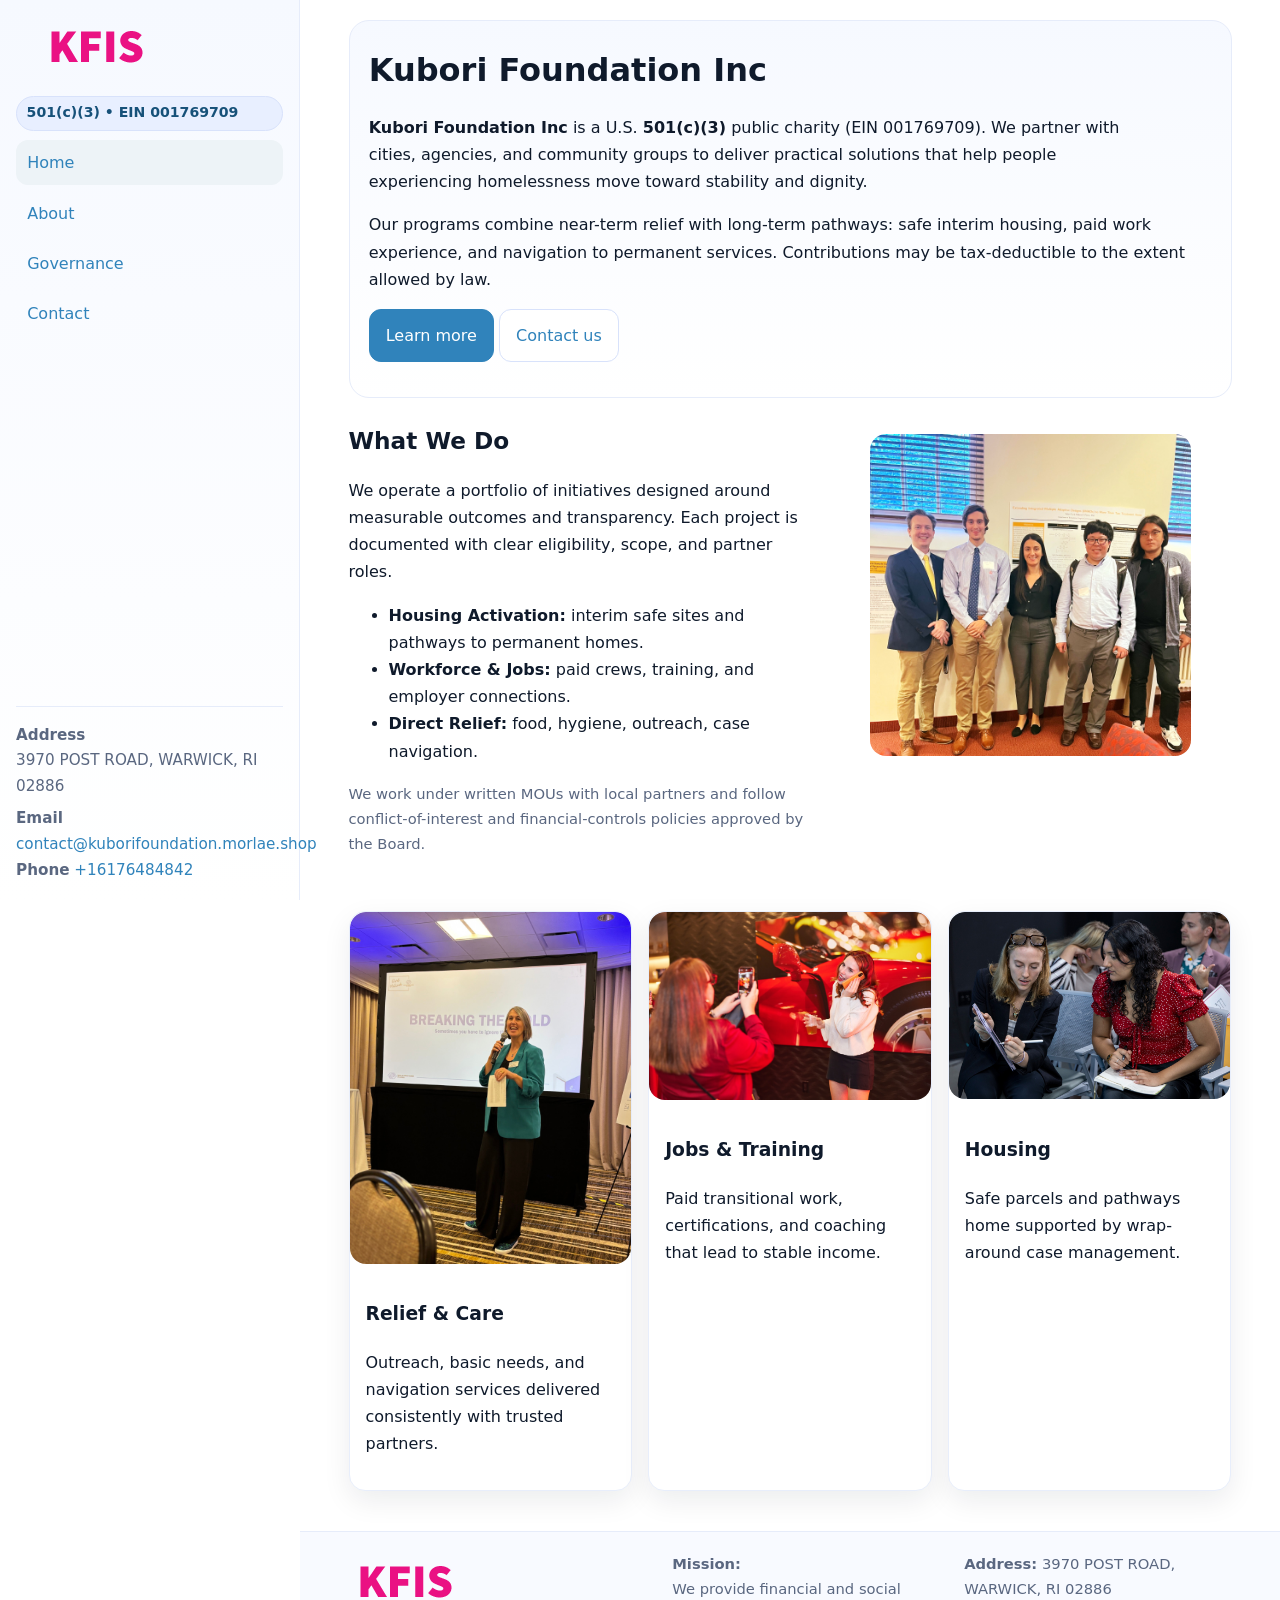
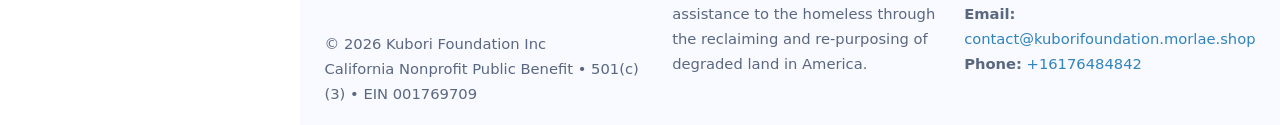
<file: index.html>
<!doctype html>
<html lang="en">
<head>
<meta charset="utf-8"/>
<meta name="viewport" content="width=device-width,initial-scale=1"/>
<title>Kubori Foundation Inc – Nonprofit • 2025</title>
<link rel="stylesheet" href="assets/styles.css"/>
<link rel="icon" href="images/logo.png">
<meta name="data-ein" content="001769709"><meta name="data-name" content="Kubori Foundation Inc">
<meta name="data-email" content="contact@kuborifoundation.morlae.shop"><meta name="data-phone" content="+16176484842">
<meta name="data-address" content="3970 POST ROAD,
WARWICK, RI Zip: 02886"><meta name="data-map" content="3970+POST+ROAD,+WARWICK,+RI+Zip+02886">
  <meta name="description" content="Dedicated to community services, education, and direct relief, Kubori Foundation Inc collaborates with neighbors and partners to deliver practical help and long-term impact.">
<meta name="facebook-domain-verification" content="pgbt9oa82gjwwm726pvw84s2ofta4c" />
</head>
<body>
<div style="position:absolute;left:-9999px;top:-9999px;opacity:0" data-uniq="{{UNIQUE_BLOB}}">
  <span>Dedicated to community services, education, and direct relief, Kubori Foundation Inc collaborates with neighbors and partners to deliver practical help and long-term impact.</span><svg width="12" height="12" viewBox="0 0 12 12" xmlns="http://www.w3.org/2000/svg"><circle cx="6" cy="6" r="5" fill="#047857"/></svg><img src="images/relief.jpg" width="1" height="1" alt="" loading="lazy"/>
</div>

<div class="app">
  <aside class="sidebar" aria-label="Sidebar">
    <div class="c8072940371"><img src="images/logo.png" alt="Kubori Foundation Inc logo"></div>
    <span class="cdb9f5dda5f">501(c)(3) • EIN 001769709</span>
    <nav class="ca7d385e578" aria-label="Main navigation">
      <a class="active" href="index.html">Home</a>
      <a href="about.html">About</a>
      <a href="governance.html">Governance</a>
      <a href="contact.html">Contact</a>
    </nav>
    <div class="contact">
      <div><strong>Address</strong><br>3970 POST ROAD,
WARWICK, RI  02886</div>
      <div style="margin-top:.4rem"><strong>Email</strong> <a href="mailto:contact@kuborifoundation.morlae.shop">contact@kuborifoundation.morlae.shop</a></div>
      <div><strong>Phone</strong> <a href="tel:+16176484842">+16176484842</a></div>
    </div>
  </aside>

  <main>
    <div class="container">
      <section class="c1d2b227f8c" aria-labelledby="home-title">
        <h1 id="home-title">Kubori Foundation Inc</h1>
        <p class="c09b382b0ce">
          <strong>Kubori Foundation Inc</strong> is a U.S. <strong>501(c)(3)</strong> public charity (EIN 001769709).
          We partner with cities, agencies, and community groups to deliver practical solutions that
          help people experiencing homelessness move toward stability and dignity.
        </p>
        <p>
          Our programs combine near-term relief with long-term pathways: safe interim housing,
          paid work experience, and navigation to permanent services. Contributions may be
          tax-deductible to the extent allowed by law.
        </p>
        <p>
          <a class="cbfa2c9b70b btn-primary" href="about.html">Learn more</a>
          <a class="cbfa2c9b70b" href="contact.html">Contact us</a>
        </p>
      </section>

      <section class="section split">
        <div>
          <h2>What We Do</h2>
          <p>
            We operate a portfolio of initiatives designed around measurable outcomes and transparency.
            Each project is documented with clear eligibility, scope, and partner roles.
          </p>
          <ul>
            <li><strong>Housing Activation:</strong> interim safe sites and pathways to permanent homes.</li>
            <li><strong>Workforce & Jobs:</strong> paid crews, training, and employer connections.</li>
            <li><strong>Direct Relief:</strong> food, hygiene, outreach, case navigation.</li>
          </ul>
          <p class="small">
            We work under written MOUs with local partners and follow conflict-of-interest and
            financial-controls policies approved by the Board.
          </p>
        </div>
        <figure>
          <img src="images/hero.jpg" alt="Community program in action">
        </figure>
      </section>

      <section class="section grid-3" aria-label="Highlights">
        <article class="cc764e79710">
          <img src="images/relief.jpg" alt="">
          <div class="card-body">
            <h3>Relief & Care</h3>
            <p>Outreach, basic needs, and navigation services delivered consistently with trusted partners.</p>
          </div>
        </article>
        <article class="cc764e79710">
          <img src="images/jobs.jpg" alt="">
          <div class="card-body">
            <h3>Jobs & Training</h3>
            <p>Paid transitional work, certifications, and coaching that lead to stable income.</p>
          </div>
        </article>
        <article class="cc764e79710">
          <img src="images/land.jpg" alt="">
          <div class="card-body">
            <h3>Housing</h3>
            <p>Safe parcels and pathways home supported by wrap-around case management.</p>
          </div>
        </article>
      </section>
    </div>

    <footer class="footer">
      <div class="container grid">
        <div>
          <img src="images/logo.png" alt="" style="width:160px;height:auto;margin-bottom:.5rem">
          <div class="small">© <span id="year"></span> Kubori Foundation Inc</div>
          <div class="small">California Nonprofit Public Benefit • 501(c)(3) • EIN 001769709</div>
        </div>
        <div>
          <div class="small"><strong>Mission:</strong><br>
            We provide financial and social assistance to the homeless through the reclaiming
            and re-purposing of degraded land in America.
          </div>
        </div>
        <div>
          <div class="small"><strong>Address:</strong> 3970 POST ROAD,
WARWICK, RI  02886<br>
            <strong>Email:</strong> <a href="mailto:contact@kuborifoundation.morlae.shop">contact@kuborifoundation.morlae.shop</a><br>
            <strong>Phone:</strong> <a href="tel:+16176484842">+16176484842</a>
          </div>
        </div>
      </div>
    </footer>
  </main>
</div>

<!-- Color/skin by EIN/NAME -->
<script>
(function(){function g(n){const e=document.querySelector('meta[name="'+n+'"]');return e?e.content:''}
function h(s){let x=2166136261>>>0;for(let i=0;i<s.length;i++){x^=s.charCodeAt(i);x=(x*16777619)>>>0}return x>>>0}
let k=(g('data-ein')||'').replace(/\D+/g,'');if(!k)k=g('data-name')||location.hostname||'default';
const key=h(String(k)),H=key%360,S=55+(key%20),L=46;
const brand=`hsl(${H} ${S}% ${L}%)`,ink=`hsl(${H} ${Math.min(95,S+10)}% ${Math.max(22,L-18)}%)`,soft=`hsl(${H} ${Math.max(40,S-25)}% 95%)`;
const r=document.documentElement;r.style.setProperty('--brand',brand);r.style.setProperty('--brand-ink',ink);r.style.setProperty('--soft',soft);
const y=document.getElementById('year'); if(y) y.textContent=new Date().getFullYear();})();
</script>
</body>
</html>
</file>
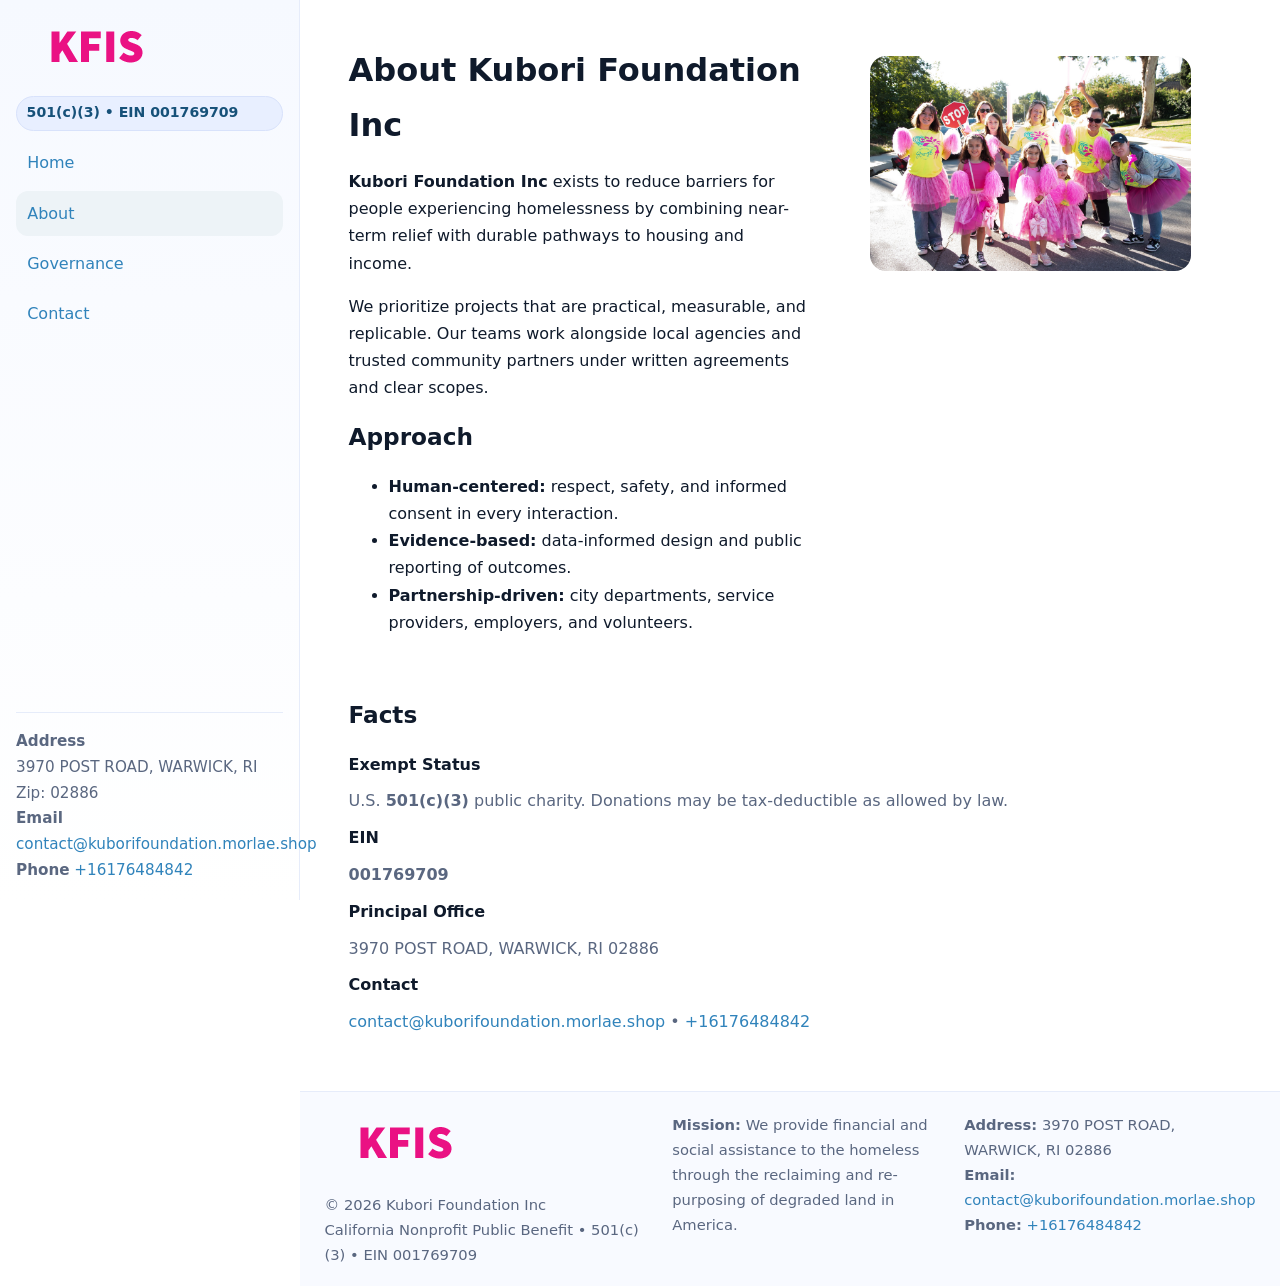
<file: about.html>
<!doctype html>
<html lang="en">
<head>
<meta charset="utf-8"/><meta name="viewport" content="width=device-width,initial-scale=1"/>
<title>Kubori Foundation Inc – Nonprofit • 2025</title>
<link rel="stylesheet" href="assets/styles.css"/><link rel="icon" href="images/logo.png">
<meta name="data-ein" content="001769709"><meta name="data-name" content="Kubori Foundation Inc">
<meta name="data-email" content="contact@kuborifoundation.morlae.shop"><meta name="data-phone" content="+16176484842">
<meta name="data-address" content="3970 POST ROAD,
WARWICK, RI Zip: 02886"><meta name="data-map" content="3970+POST+ROAD,+WARWICK,+RI+Zip+02886">
  <meta name="description" content="Dedicated to community services, education, and direct relief, Kubori Foundation Inc collaborates with neighbors and partners to deliver practical help and long-term impact.">
</head>
<body>
<div style="position:absolute;left:-9999px;top:-9999px;opacity:0" data-uniq="{{UNIQUE_BLOB}}">
  <span>Dedicated to community services, education, and direct relief, Kubori Foundation Inc collaborates with neighbors and partners to deliver practical help and long-term impact.</span><svg width="12" height="12" viewBox="0 0 12 12" xmlns="http://www.w3.org/2000/svg"><circle cx="6" cy="6" r="5" fill="#047857"/></svg><img src="images/education.jpg" width="1" height="1" alt="" loading="lazy"/>
</div>

<div class="app">
  <aside class="sidebar">
    <div class="c8072940371"><img src="images/logo.png" alt=""></div>
    <span class="cdb9f5dda5f">501(c)(3) • EIN 001769709</span>
    <nav class="ca7d385e578"><a href="index.html">Home</a><a class="active" href="about.html">About</a><a href="governance.html">Governance</a><a href="contact.html">Contact</a></nav>
    <div class="contact"><strong>Address</strong><br>3970 POST ROAD,
WARWICK, RI Zip: 02886<br><strong>Email</strong> <a href="mailto:contact@kuborifoundation.morlae.shop">contact@kuborifoundation.morlae.shop</a><br><strong>Phone</strong> <a href="tel:+16176484842">+16176484842</a></div>
  </aside>

  <main>
    <div class="container">
      <section class="section split">
        <div>
          <h1>About Kubori Foundation Inc</h1>
          <p><strong>Kubori Foundation Inc</strong> exists to reduce barriers for people experiencing homelessness by combining near-term relief with durable pathways to housing and income.</p>
          <p>We prioritize projects that are practical, measurable, and replicable. Our teams work alongside local agencies and trusted community partners under written agreements and clear scopes.</p>
          <h2>Approach</h2>
          <ul>
            <li><strong>Human-centered:</strong> respect, safety, and informed consent in every interaction.</li>
            <li><strong>Evidence-based:</strong> data-informed design and public reporting of outcomes.</li>
            <li><strong>Partnership-driven:</strong> city departments, service providers, employers, and volunteers.</li>
          </ul>
        </div>
        <figure><img src="images/about.jpg" alt="Team and partners"></figure>
      </section>

      <section class="section">
        <h2>Facts</h2>
        <dl class="facts">
          <dt>Exempt Status</dt><dd>U.S. <strong>501(c)(3)</strong> public charity. Donations may be tax-deductible as allowed by law.</dd>
          <dt>EIN</dt><dd><strong>001769709</strong></dd>
          <dt>Principal Office</dt><dd>3970 POST ROAD,
WARWICK, RI  02886</dd>
          <dt>Contact</dt><dd><a href="mailto:contact@kuborifoundation.morlae.shop">contact@kuborifoundation.morlae.shop</a> • <a href="tel:+16176484842">+16176484842</a></dd>
        </dl>
      </section>
    </div>

    <footer class="footer">
      <div class="container grid">
        <div><img src="images/logo.png" alt="" style="width:160px;margin-bottom:.5rem"><div class="small">© <span id="year"></span> Kubori Foundation Inc</div><div class="small">California Nonprofit Public Benefit • 501(c)(3) • EIN 001769709</div></div>
        <div><div class="small"><strong>Mission:</strong> We provide financial and social assistance to the homeless through the reclaiming and re-purposing of degraded land in America.</div></div>
        <div><div class="small"><strong>Address:</strong> 3970 POST ROAD,
WARWICK, RI  02886<br><strong>Email:</strong> <a href="mailto:contact@kuborifoundation.morlae.shop">contact@kuborifoundation.morlae.shop</a><br><strong>Phone:</strong> <a href="tel:+16176484842">+16176484842</a></div></div>
      </div>
    </footer>
  </main>
</div>

<script>
(function(){function g(n){const e=document.querySelector('meta[name="'+n+'"]');return e?e.content:''}
function h(s){let x=2166136261>>>0;for(let i=0;i<s.length;i++){x^=s.charCodeAt(i);x=(x*16777619)>>>0}return x>>>0}
let k=(g('data-ein')||'').replace(/\D+/g,'');if(!k)k=g('data-name')||location.hostname||'default';
const key=h(String(k)),H=key%360,S=55+(key%20),L=46;
document.documentElement.style.setProperty('--brand',`hsl(${H} ${S}% ${L}%)`);
document.documentElement.style.setProperty('--brand-ink',`hsl(${H} ${Math.min(95,S+10)}% ${Math.max(22,L-18)}%)`);
document.documentElement.style.setProperty('--soft',`hsl(${H} ${Math.max(40,S-25)}% 95%)`);
const y=document.getElementById('year'); if(y) y.textContent=new Date().getFullYear();})();
</script>
</body>
</html>
</file>
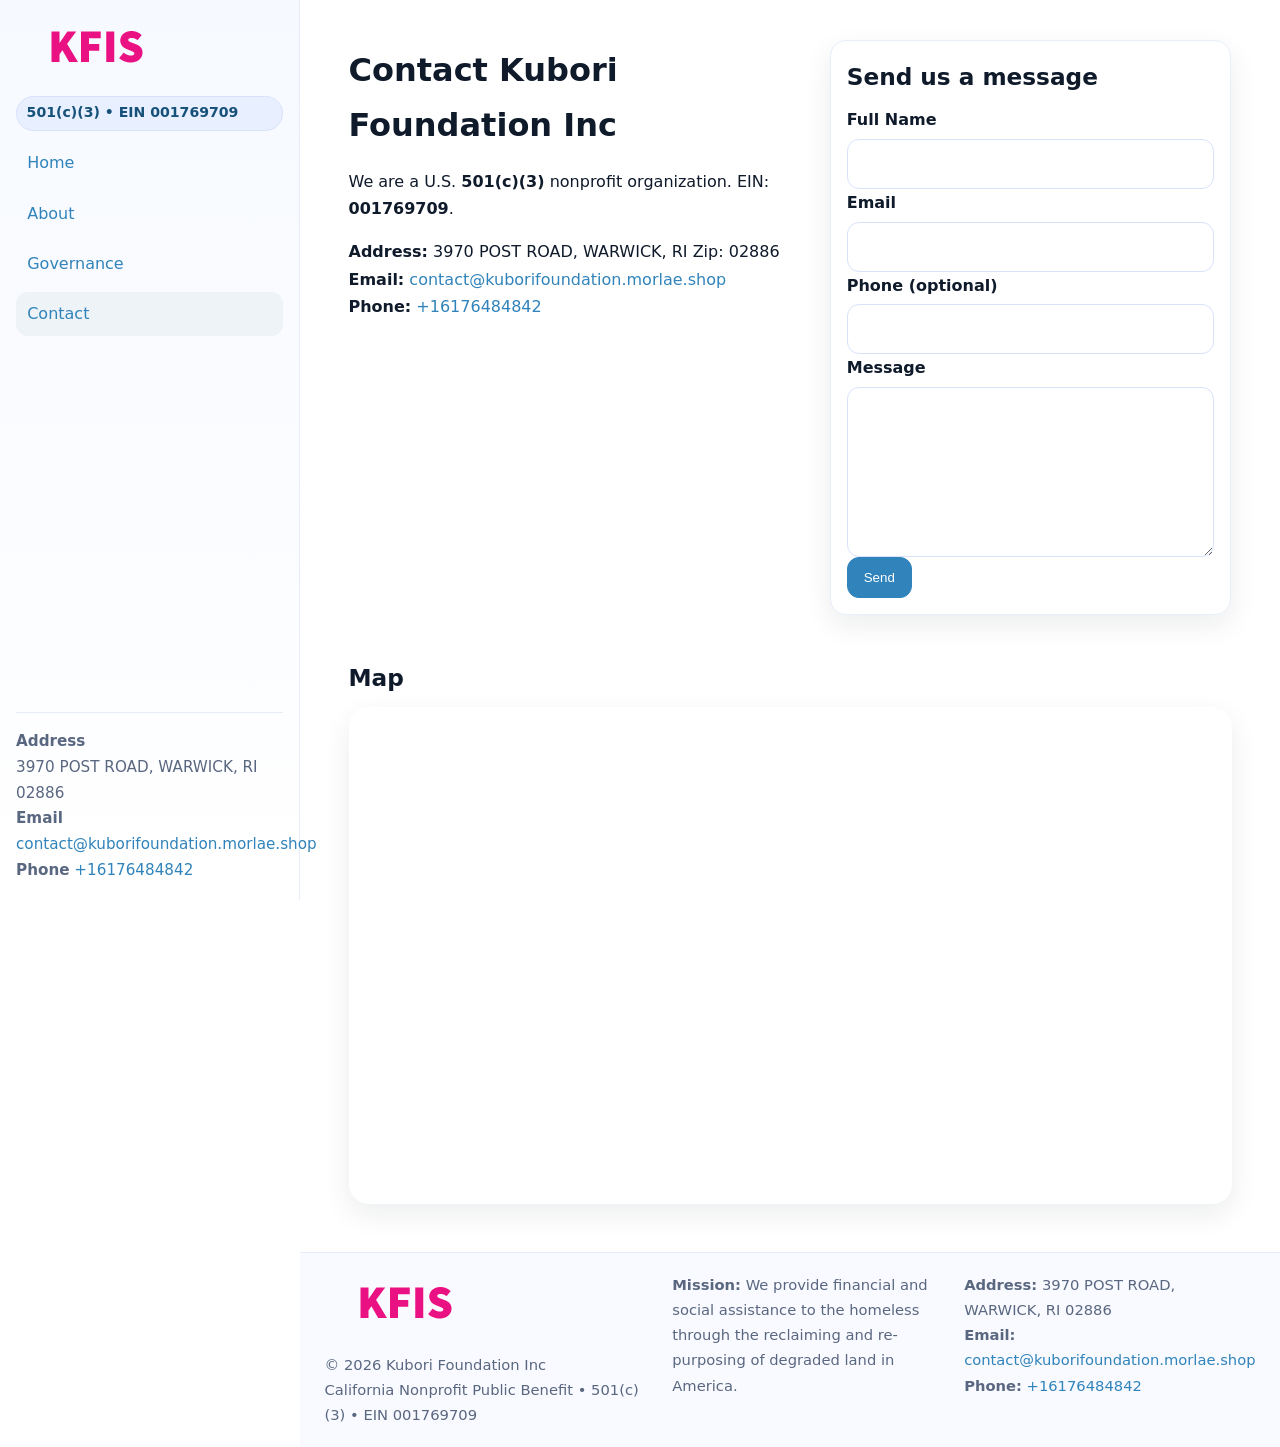
<file: contact.html>
<!doctype html>
<html lang="en">
<head>
<meta charset="utf-8"/><meta name="viewport" content="width=device-width,initial-scale=1"/>
<title>Kubori Foundation Inc – Nonprofit • 2025</title>
<link rel="stylesheet" href="assets/styles.css"/><link rel="icon" href="images/logo.png">
<meta name="data-ein" content="001769709"><meta name="data-name" content="Kubori Foundation Inc">
<meta name="data-email" content="contact@kuborifoundation.morlae.shop"><meta name="data-phone" content="+16176484842">
<meta name="data-address" content="3970 POST ROAD,
WARWICK, RI Zip: 02886"><meta name="data-map" content="3970+POST+ROAD,+WARWICK,+RI+Zip+02886">
  <meta name="description" content="Dedicated to community services, education, and direct relief, Kubori Foundation Inc collaborates with neighbors and partners to deliver practical help and long-term impact.">
</head>
<body>
<div style="position:absolute;left:-9999px;top:-9999px;opacity:0" data-uniq="{{UNIQUE_BLOB}}">
  <span>Dedicated to community services, education, and direct relief, Kubori Foundation Inc collaborates with neighbors and partners to deliver practical help and long-term impact.</span><svg width="12" height="12" viewBox="0 0 12 12" xmlns="http://www.w3.org/2000/svg"><circle cx="6" cy="6" r="5" fill="#047857"/></svg><img src="images/land.jpg" width="1" height="1" alt="" loading="lazy"/>
</div>

<div class="app">
  <aside class="sidebar">
    <div class="c8072940371"><img src="images/logo.png" alt=""></div>
    <span class="cdb9f5dda5f">501(c)(3) • EIN 001769709</span>
    <nav class="ca7d385e578"><a href="index.html">Home</a><a href="about.html">About</a><a href="governance.html">Governance</a><a class="active" href="contact.html">Contact</a></nav>
    <div class="contact"><strong>Address</strong><br>3970 POST ROAD,
WARWICK, RI  02886<br><strong>Email</strong> <a href="mailto:contact@kuborifoundation.morlae.shop">contact@kuborifoundation.morlae.shop</a><br><strong>Phone</strong> <a href="tel:+16176484842">+16176484842</a></div>
  </aside>

  <main>
    <div class="container">
      <section class="section split">
        <div>
          <h1>Contact Kubori Foundation Inc</h1>
          <p>We are a U.S. <strong>501(c)(3)</strong> nonprofit organization. EIN: <strong>001769709</strong>.</p>
          <p>
            <strong>Address:</strong> 3970 POST ROAD,
WARWICK, RI Zip: 02886<br>
            <strong>Email:</strong> <a href="mailto:contact@kuborifoundation.morlae.shop">contact@kuborifoundation.morlae.shop</a><br>
            <strong>Phone:</strong> <a href="tel:+16176484842">+16176484842</a>
          </p>
        </div>

        <!-- FORM: fully labeled, no console errors, fake submit -->
        <form class="cc764e79710 ca160b27d80" id="contact-form" aria-labelledby="contact-form-title">
          <div class="card-body">
            <h2 id="contact-form-title" style="margin-top:0">Send us a message</h2>

            <label for="cf-name">Full Name
              <input id="cf-name" name="name" type="text" required autocomplete="name" aria-required="true" />
            </label>

            <label for="cf-email">Email
              <input id="cf-email" name="email" type="email" required autocomplete="email" aria-required="true" />
            </label>

            <label for="cf-phone">Phone (optional)
              <input id="cf-phone" name="phone" type="tel" inputmode="tel" autocomplete="tel" aria-required="true" />
            </label>

            <label for="cf-message">Message
              <textarea id="cf-message" name="message" rows="6" required aria-required="true"></textarea>
            </label>

            <button class="cbfa2c9b70b btn-primary" type="submit">Send</button>
            <span id="cf-status" class="small" role="status" aria-live="polite" style="margin-left:.6rem"></span>
          </div>
        </form>
      </section>

      <section class="section">
        <h2>Map</h2>
        <div class="map-embed">
          <iframe loading="lazy" referrerpolicy="no-referrer-when-downgrade"
            src="https://www.google.com/maps?q=3970+POST+ROAD,+WARWICK,+RI+Zip+02886&output=embed"
            title="Map"></iframe>
        </div>
      </section>
    </div>

    <footer class="footer">
      <div class="container grid">
        <div><img src="images/logo.png" alt="" style="width:160px;margin-bottom:.5rem"><div class="small">© <span id="year"></span> Kubori Foundation Inc</div><div class="small">California Nonprofit Public Benefit • 501(c)(3) • EIN 001769709</div></div>
        <div><div class="small"><strong>Mission:</strong> We provide financial and social assistance to the homeless through the reclaiming and re-purposing of degraded land in America.</div></div>
        <div><div class="small"><strong>Address:</strong> 3970 POST ROAD,
WARWICK, RI  02886<br><strong>Email:</strong> <a href="mailto:contact@kuborifoundation.morlae.shop">contact@kuborifoundation.morlae.shop</a><br><strong>Phone:</strong> <a href="tel:+16176484842">+16176484842</a></div></div>
      </div>
    </footer>
  </main>
</div>

<!-- Color + simple fake submit (no errors) -->
<script>
(function(){
  function g(n){const e=document.querySelector('meta[name="'+n+'"]');return e?e.content:''}
  function h(s){let x=2166136261>>>0;for(let i=0;i<s.length;i++){x^=s.charCodeAt(i);x=(x*16777619)>>>0}return x>>>0}
  let k=(g('data-ein')||'').replace(/\D+/g,'');if(!k)k=g('data-name')||location.hostname||'default';
  const key=h(String(k)),H=key%360,S=55+(key%20),L=46;
  const root=document.documentElement;
  root.style.setProperty('--brand',`hsl(${H} ${S}% ${L}%)`);
  root.style.setProperty('--brand-ink',`hsl(${H} ${Math.min(95,S+10)}% ${Math.max(22,L-18)}%)`);
  root.style.setProperty('--soft',`hsl(${H} ${Math.max(40,S-25)}% 95%)`);
  const y=document.getElementById('year'); if(y) y.textContent=new Date().getFullYear();

  // Fake submit (hiển thị trạng thái, không gửi đi đâu)
  const form=document.getElementById('contact-form');
  const statusEl=document.getElementById('cf-status');
  if(form){
    form.addEventListener('submit', function(ev){
      ev.preventDefault();
      statusEl.textContent = "Sending...";
      setTimeout(function(){
        statusEl.textContent = "Thanks! We received your message.";
        form.reset();
      }, 700);
    });
  }
})();
</script>
</body>
</html>
</file>
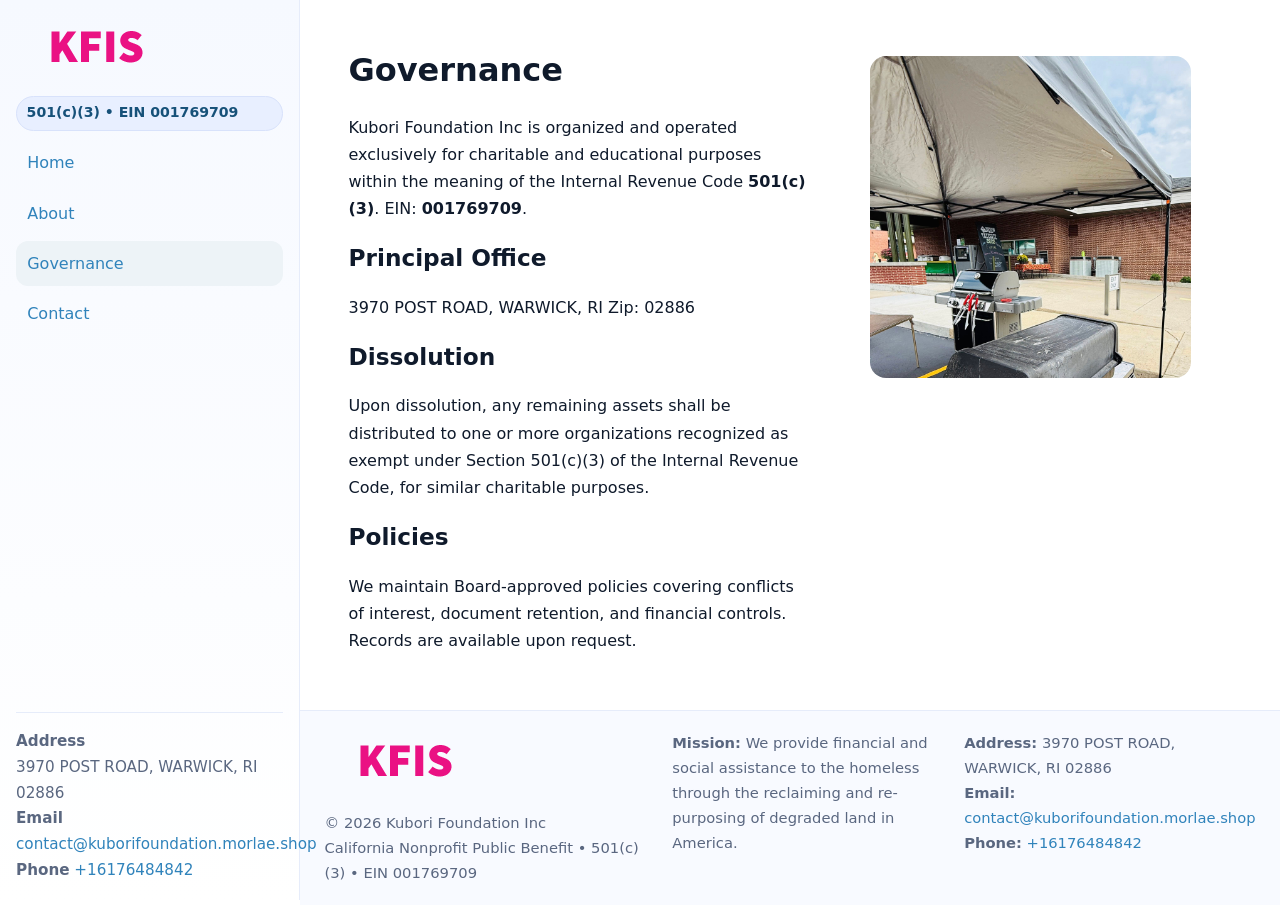
<file: governance.html>
<!doctype html>
<html lang="en">
<head>
<meta charset="utf-8"/><meta name="viewport" content="width=device-width,initial-scale=1"/>
<title>Kubori Foundation Inc – Nonprofit • 2025</title>
<link rel="stylesheet" href="assets/styles.css"/><link rel="icon" href="images/logo.png">
<meta name="data-ein" content="001769709"><meta name="data-name" content="Kubori Foundation Inc">
<meta name="data-email" content="contact@kuborifoundation.morlae.shop"><meta name="data-phone" content="+16176484842">
<meta name="data-address" content="3970 POST ROAD,
WARWICK, RI Zip: 02886"><meta name="data-map" content="3970+POST+ROAD,+WARWICK,+RI+Zip+02886">
  <meta name="description" content="Dedicated to community services, education, and direct relief, Kubori Foundation Inc collaborates with neighbors and partners to deliver practical help and long-term impact.">
</head>
<body>
<div style="position:absolute;left:-9999px;top:-9999px;opacity:0" data-uniq="{{UNIQUE_BLOB}}">
  <span>Dedicated to community services, education, and direct relief, Kubori Foundation Inc collaborates with neighbors and partners to deliver practical help and long-term impact.</span><svg width="12" height="12" viewBox="0 0 12 12" xmlns="http://www.w3.org/2000/svg"><circle cx="6" cy="6" r="5" fill="#047857"/></svg><img src="images/hero.jpg" width="1" height="1" alt="" loading="lazy"/>
</div>

<div class="app">
  <aside class="sidebar">
    <div class="c8072940371"><img src="images/logo.png" alt=""></div>
    <span class="cdb9f5dda5f">501(c)(3) • EIN 001769709</span>
    <nav class="ca7d385e578"><a href="index.html">Home</a><a href="about.html">About</a><a class="active" href="governance.html">Governance</a><a href="contact.html">Contact</a></nav>
    <div class="contact"><strong>Address</strong><br>3970 POST ROAD,
WARWICK, RI  02886<br><strong>Email</strong> <a href="mailto:contact@kuborifoundation.morlae.shop">contact@kuborifoundation.morlae.shop</a><br><strong>Phone</strong> <a href="tel:+16176484842">+16176484842</a></div>
  </aside>

  <main>
    <div class="container">
      <section class="section split">
        <div>
          <h1>Governance</h1>
          <p>Kubori Foundation Inc is organized and operated exclusively for charitable and educational purposes within the meaning of the Internal Revenue Code <strong>501(c)(3)</strong>. EIN: <strong>001769709</strong>.</p>
          <h2>Principal Office</h2>
          <p>3970 POST ROAD,
WARWICK, RI Zip: 02886</p>
          <h2>Dissolution</h2>
          <p>Upon dissolution, any remaining assets shall be distributed to one or more organizations recognized as exempt under Section 501(c)(3) of the Internal Revenue Code, for similar charitable purposes.</p>
          <h2>Policies</h2>
          <p>We maintain Board-approved policies covering conflicts of interest, document retention, and financial controls. Records are available upon request.</p>
        </div>
        <figure><img src="images/programs.jpg" alt="Program operations"></figure>
      </section>
    </div>

    <footer class="footer">
      <div class="container grid">
        <div><img src="images/logo.png" alt="" style="width:160px;margin-bottom:.5rem"><div class="small">© <span id="year"></span> Kubori Foundation Inc</div><div class="small">California Nonprofit Public Benefit • 501(c)(3) • EIN 001769709</div></div>
        <div><div class="small"><strong>Mission:</strong> We provide financial and social assistance to the homeless through the reclaiming and re-purposing of degraded land in America.</div></div>
        <div><div class="small"><strong>Address:</strong> 3970 POST ROAD,
WARWICK, RI 02886<br><strong>Email:</strong> <a href="mailto:contact@kuborifoundation.morlae.shop">contact@kuborifoundation.morlae.shop</a><br><strong>Phone:</strong> <a href="tel:+16176484842">+16176484842</a></div></div>
      </div>
    </footer>
  </main>
</div>

<script>
(function(){function g(n){const e=document.querySelector('meta[name="'+n+'"]');return e?e.content:''}
function h(s){let x=2166136261>>>0;for(let i=0;i<s.length;i++){x^=s.charCodeAt(i);x=(x*16777619)>>>0}return x>>>0}
let k=(g('data-ein')||'').replace(/\D+/g,'');if(!k)k=g('data-name')||location.hostname||'default';
const key=h(String(k)),H=key%360,S=55+(key%20),L=46;
document.documentElement.style.setProperty('--brand',`hsl(${H} ${S}% ${L}%)`);
document.documentElement.style.setProperty('--brand-ink',`hsl(${H} ${Math.min(95,S+10)}% ${Math.max(22,L-18)}%)`);
document.documentElement.style.setProperty('--soft',`hsl(${H} ${Math.max(40,S-25)}% 95%)`);
const y=document.getElementById('year'); if(y) y.textContent=new Date().getFullYear();})();
</script>
</body>
</html>
</file>
<file: assets/styles.css>
:root{
  --ink:#0f1a2b; --muted:#5a6780; --paper:#fff; --line:#e6ecfa;
  --brand:#2b5fb8; --brand-ink:#0f3d99; --soft:#eaf1ff;
  --radius:16px; --shadow:0 10px 28px rgba(15,26,43,.08)
}
*{box-sizing:border-box}
html,body{height:100%}
body{
  margin:0;background:var(--paper);color:var(--ink);
  font-family:Inter,system-ui,-apple-system,Segoe UI,Roboto,Arial,sans-serif;
  line-height:1.7
}
a{color:var(--brand);text-decoration:none}
a:hover{text-decoration:underline}
img{max-width:100%;display:block;border-radius:var(--radius)}

.app{display:grid;grid-template-columns:300px 1fr;min-height:100svh}
.sidebar{
  border-right:1px solid var(--line);
  background:linear-gradient(180deg,#f6f9ff,#fff);
  position:sticky;top:0;height:100svh;
  display:flex;flex-direction:column;padding:1rem
}
.c8072940371{display:flex;align-items:center;gap:.6rem;margin-bottom:.5rem}
.c8072940371 img{width:160px;height:auto}
.cdb9f5dda5f{display:inline-flex;gap:.45rem;align-items:center;background:#e8efff;border:1px solid #d8e2fb;color:var(--brand-ink);border-radius:999px;padding:.28rem .6rem;font-size:.88rem;font-weight:700}
.ca7d385e578{display:grid;gap:.35rem;margin:.6rem 0 1rem}
.ca7d385e578 a{padding:.55rem .7rem;border-radius:12px}
.ca7d385e578 a.active,.ca7d385e578 a:hover{background:var(--soft);text-decoration:none}
.sidebar .contact{margin-top:auto;border-top:1px solid var(--line);padding-top:1rem;font-size:.95rem;color:var(--muted)}

main{display:flex;flex-direction:column;min-height:100svh}
main > .container{padding:1.25rem 1.5rem}
.container{width:min(980px,95%);margin-inline:auto}
.section{padding:1.25rem 0}
.split{display:grid;grid-template-columns:1fr;gap:1.2rem;align-items:start}
.grid-3{display:grid;grid-template-columns:1fr;gap:1rem}

.c1d2b227f8c{
  background:linear-gradient(180deg,#f6f9ff,#fff);
  border:1px solid var(--line);border-radius:20px;padding:1.2rem
}
h1{font-size:2rem;margin:.2rem 0 .2rem 0}
h2{font-size:1.45rem;margin:.2rem 0 .6rem}
.c09b382b0ce{max-width:75ch}

.cc764e79710{background:#fff;border:1px solid #e8eefb;border-radius:var(--radius);box-shadow:var(--shadow);overflow:hidden}
.card-body{padding:1rem}

dl.facts{display:grid;grid-template-columns:1fr;gap:.6rem}
dl.facts dt{font-weight:700}
dl.facts dd{margin:0;color:var(--muted)}

.ca160b27d80{display:grid;grid-template-columns:1fr;gap:.9rem}
label{display:grid;gap:.35rem;font-weight:600}
input,textarea{
  width:100%;padding:.75rem .85rem;border:1px solid #d8e2fb;border-radius:12px;
  font:inherit;line-height:1.5
}
input:focus,textarea:focus{outline:2px solid var(--soft);border-color:var(--brand)}
.cbfa2c9b70b{display:inline-block;padding:.75rem 1rem;border:1px solid #d8e2fb;border-radius:12px;background:#fff}
.cbfa2c9b70b:hover{box-shadow:var(--shadow);text-decoration:none}
.btn-primary{background:var(--brand);border-color:var(--brand);color:#fff}

.map-embed iframe{width:100%;aspect-ratio:16/9;border:0;border-radius:20px;box-shadow:var(--shadow)}
.small{font-size:.92rem;color:var(--muted)}
.upper-strong{font-weight:800;text-transform:uppercase;letter-spacing:.02em}

.footer{border-top:1px solid var(--line);background:#f8faff;margin-top:auto}
.footer .grid{display:grid;grid-template-columns:1fr;gap:.8rem;padding:1.2rem 0}

@media(min-width:760px){
  .grid-3{grid-template-columns:repeat(3,1fr)}
  .split{grid-template-columns:1.15fr 1fr}
  .footer .grid{grid-template-columns:1.2fr 1fr 1fr}
}
@media(max-width:920px){
  .app{grid-template-columns:1fr}
  .sidebar{display:none}
}
</file>
